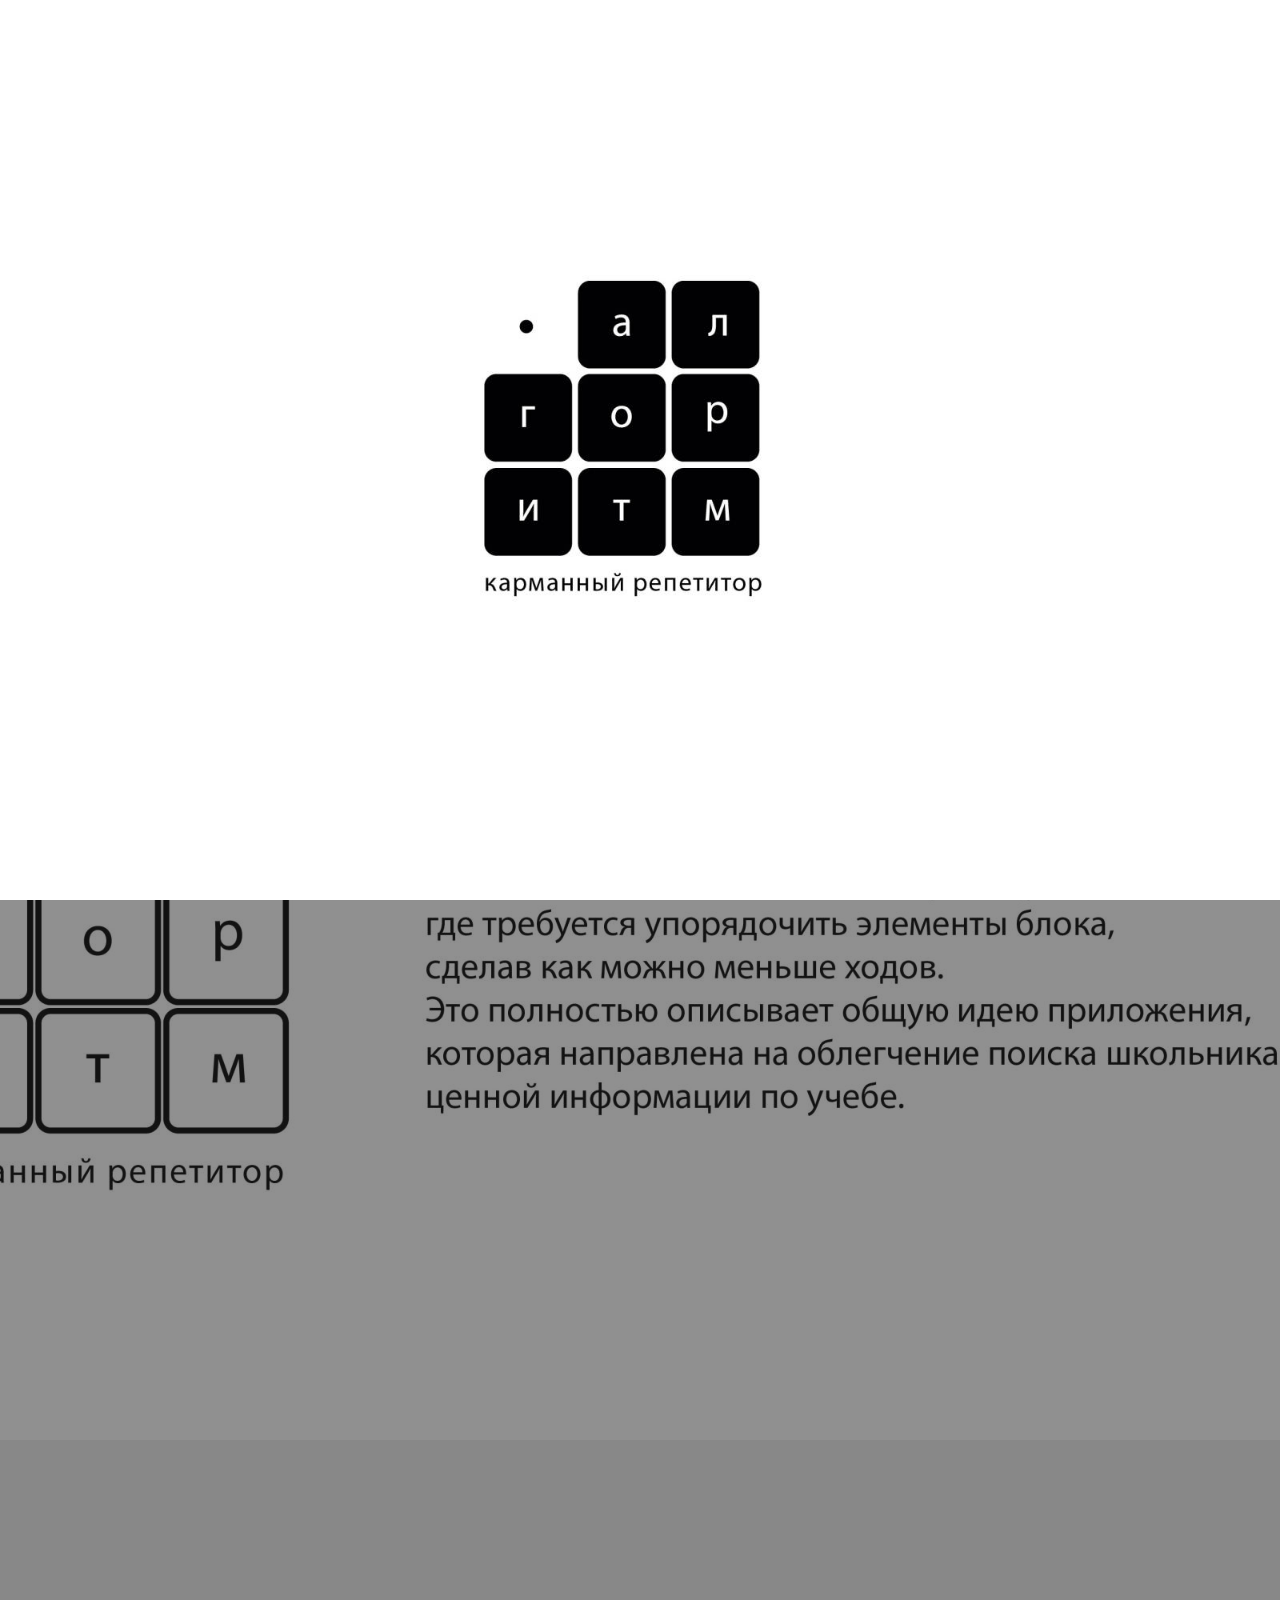
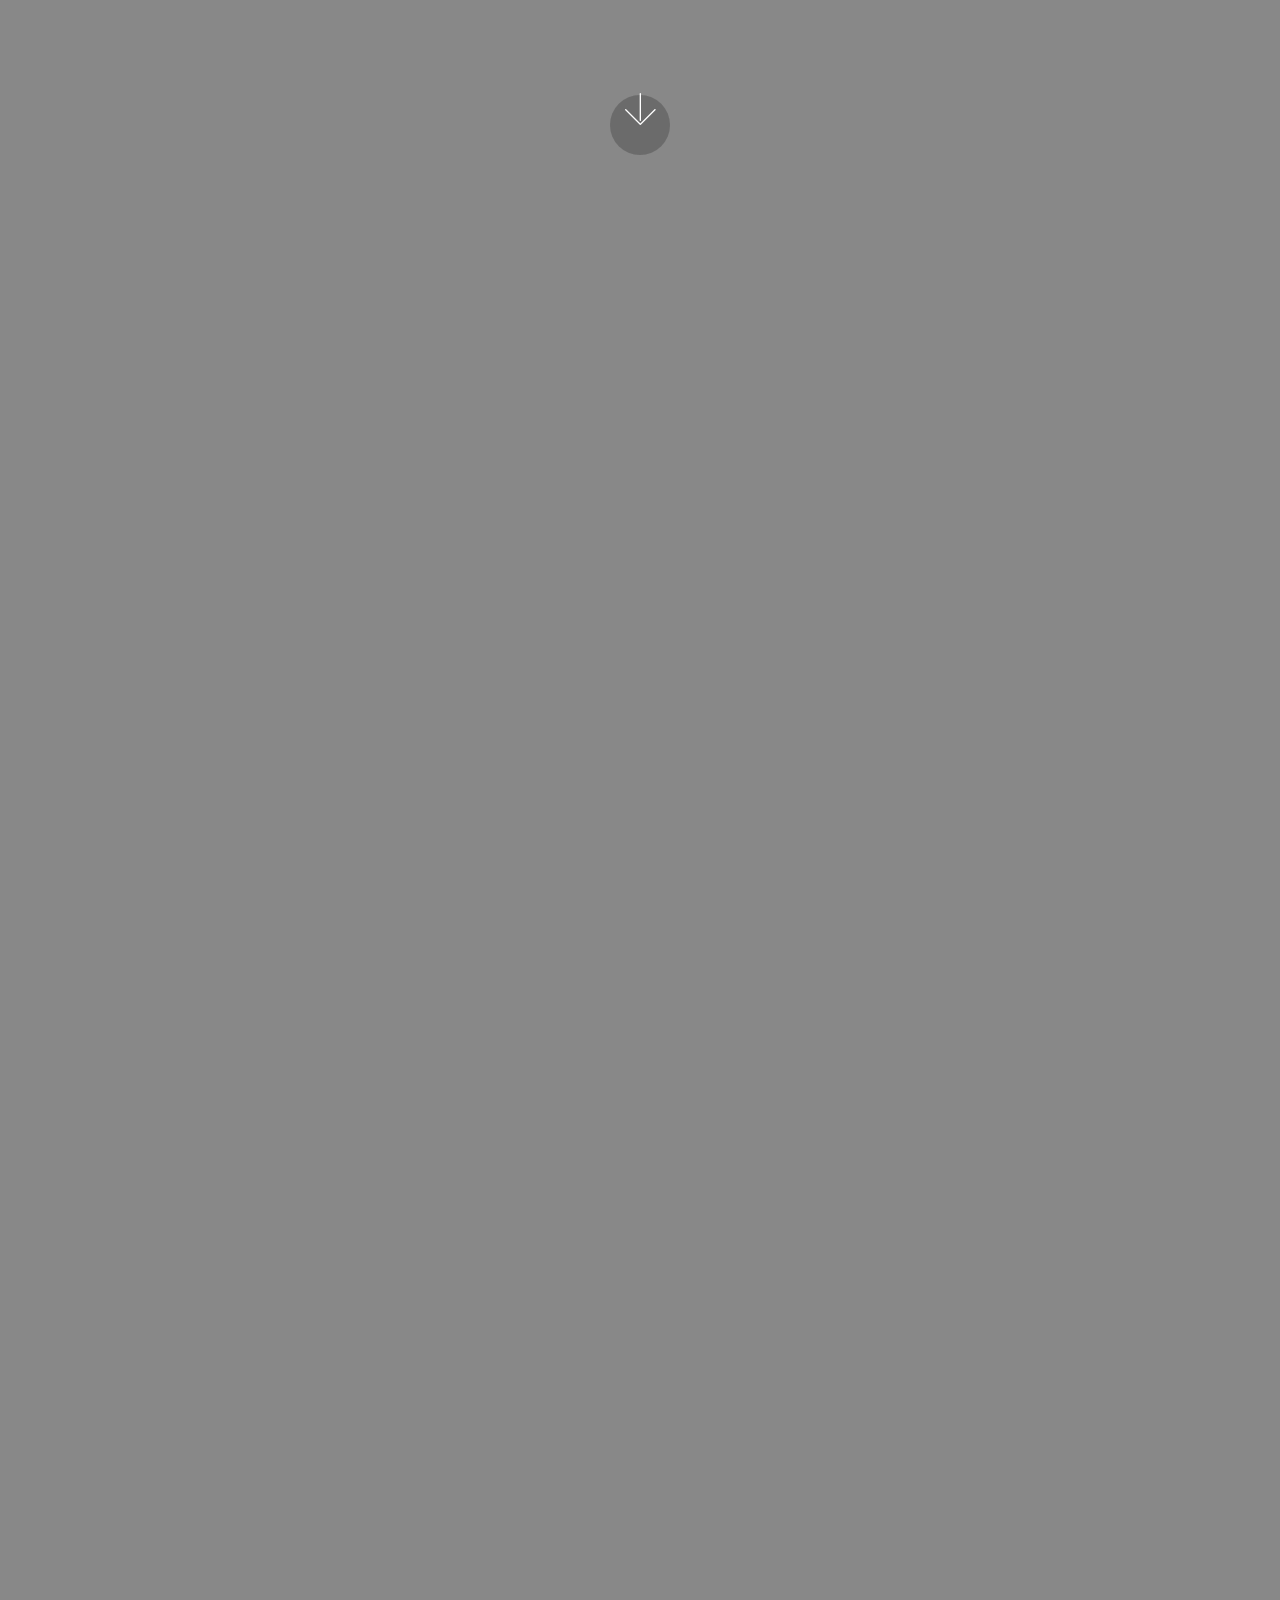
<file: index.html>
<!DOCTYPE html>
<html  >
<head>
  <!-- Site made with Mobirise Website Builder v4.10.2, https://mobirise.com -->
  <meta charset="UTF-8">
  <meta http-equiv="X-UA-Compatible" content="IE=edge">
  <meta name="generator" content="Mobirise v4.10.2, mobirise.com">
  <meta name="viewport" content="width=device-width, initial-scale=1, minimum-scale=1">
  <link rel="shortcut icon" href="assets/images/2-128x142.png" type="image/x-icon">
  <meta name="description" content="">
  
  <title>Home</title>
  <link rel="stylesheet" href="assets/web/assets/mobirise-icons/mobirise-icons.css">
  <link rel="stylesheet" href="assets/tether/tether.min.css">
  <link rel="stylesheet" href="assets/bootstrap/css/bootstrap.min.css">
  <link rel="stylesheet" href="assets/bootstrap/css/bootstrap-grid.min.css">
  <link rel="stylesheet" href="assets/bootstrap/css/bootstrap-reboot.min.css">
  <link rel="stylesheet" href="assets/theme/css/style.css">
  <link rel="stylesheet" href="assets/mobirise/css/mbr-additional.css" type="text/css">
  
  
  
</head>
<body>
  <section class="cid-qTkA127IK8 mbr-fullscreen mbr-parallax-background" id="header2-1">

    

    

    <div class="container align-center">
        <div class="row justify-content-md-center">
            <div class="mbr-white col-md-10">
                
                
                
                
            </div>
        </div>
    </div>
    
</section>

<section class="engine"><a href="https://mobirise.info/z">best free website templates</a></section><section class="cid-rsuNd23r5q mbr-fullscreen mbr-parallax-background" id="header2-4">

    

    <div class="mbr-overlay" style="opacity: 0.5; background-color: rgb(35, 35, 35);"></div>

    <div class="container align-center">
        <div class="row justify-content-md-center">
            <div class="mbr-white col-md-10">
                
                
                
                
            </div>
        </div>
    </div>
    <div class="mbr-arrow hidden-sm-down" aria-hidden="true">
        <a href="#next">
            <i class="mbri-down mbr-iconfont"></i>
        </a>
    </div>
</section>

<section class="cid-rsuNswI4zp mbr-fullscreen mbr-parallax-background" id="header2-5">

    

    <div class="mbr-overlay" style="opacity: 0.5; background-color: rgb(35, 35, 35);"></div>

    <div class="container align-center">
        <div class="row justify-content-md-center">
            <div class="mbr-white col-md-10">
                
                
                
                
            </div>
        </div>
    </div>
    
</section>

<section class="cid-rsuNulNBmw mbr-fullscreen mbr-parallax-background" id="header2-6">

    

    <div class="mbr-overlay" style="opacity: 0.5; background-color: rgb(35, 35, 35);"></div>

    <div class="container align-center">
        <div class="row justify-content-md-center">
            <div class="mbr-white col-md-10">
                
                
                
                
            </div>
        </div>
    </div>
    
</section>

<section class="cid-rsuO3yb49t mbr-fullscreen mbr-parallax-background" id="header2-7">

    

    <div class="mbr-overlay" style="opacity: 0.5; background-color: rgb(35, 35, 35);"></div>

    <div class="container align-center">
        <div class="row justify-content-md-center">
            <div class="mbr-white col-md-10">
                
                
                
                
            </div>
        </div>
    </div>
    
</section>

<section class="cid-rsuP6fNkCZ mbr-fullscreen mbr-parallax-background" id="header2-8">

    

    <div class="mbr-overlay" style="opacity: 0.5; background-color: rgb(35, 35, 35);"></div>

    <div class="container align-center">
        <div class="row justify-content-md-center">
            <div class="mbr-white col-md-10">
                
                
                
                
            </div>
        </div>
    </div>
    
</section>

<section class="cid-rsuQ8XWxwD mbr-fullscreen mbr-parallax-background" id="header2-9">

    

    <div class="mbr-overlay" style="opacity: 0.5; background-color: rgb(35, 35, 35);"></div>

    <div class="container align-center">
        <div class="row justify-content-md-center">
            <div class="mbr-white col-md-10">
                
                
                
                
            </div>
        </div>
    </div>
    
</section>


  <script src="assets/web/assets/jquery/jquery.min.js"></script>
  <script src="assets/popper/popper.min.js"></script>
  <script src="assets/tether/tether.min.js"></script>
  <script src="assets/bootstrap/js/bootstrap.min.js"></script>
  <script src="assets/smoothscroll/smooth-scroll.js"></script>
  <script src="assets/parallax/jarallax.min.js"></script>
  <script src="assets/theme/js/script.js"></script>
  
  
</body>
</html>
</file>
<file: assets/web/assets/mobirise-icons/mobirise-icons.css>
@font-face {
  font-family: 'MobiriseIcons';
  src:  url('mobirise-icons.eot?spat4u');
  src:  url('mobirise-icons.eot?spat4u#iefix') format('embedded-opentype'),
    url('mobirise-icons.ttf?spat4u') format('truetype'),
    url('mobirise-icons.woff?spat4u') format('woff'),
    url('mobirise-icons.svg?spat4u#MobiriseIcons') format('svg');
  font-weight: normal;
  font-style: normal;
}

[class^="mbri-"], [class*=" mbri-"] {
  /* use !important to prevent issues with browser extensions that change fonts */
  font-family: MobiriseIcons !important;
  speak: none;
  font-style: normal;
  font-weight: normal;
  font-variant: normal;
  text-transform: none;
  line-height: 1;

  /* Better Font Rendering =========== */
  -webkit-font-smoothing: antialiased;
  -moz-osx-font-smoothing: grayscale;
}

.mbri-add-submenu:before {
  content: "\e900";
}
.mbri-alert:before {
  content: "\e901";
}
.mbri-align-center:before {
  content: "\e902";
}
.mbri-align-justify:before {
  content: "\e903";
}
.mbri-align-left:before {
  content: "\e904";
}
.mbri-align-right:before {
  content: "\e905";
}
.mbri-android:before {
  content: "\e906";
}
.mbri-apple:before {
  content: "\e907";
}
.mbri-arrow-down:before {
  content: "\e908";
}
.mbri-arrow-next:before {
  content: "\e909";
}
.mbri-arrow-prev:before {
  content: "\e90a";
}
.mbri-arrow-up:before {
  content: "\e90b";
}
.mbri-bold:before {
  content: "\e90c";
}
.mbri-bookmark:before {
  content: "\e90d";
}
.mbri-bootstrap:before {
  content: "\e90e";
}
.mbri-briefcase:before {
  content: "\e90f";
}
.mbri-browse:before {
  content: "\e910";
}
.mbri-bulleted-list:before {
  content: "\e911";
}
.mbri-calendar:before {
  content: "\e912";
}
.mbri-camera:before {
  content: "\e913";
}
.mbri-cart-add:before {
  content: "\e914";
}
.mbri-cart-full:before {
  content: "\e915";
}
.mbri-cash:before {
  content: "\e916";
}
.mbri-change-style:before {
  content: "\e917";
}
.mbri-chat:before {
  content: "\e918";
}
.mbri-clock:before {
  content: "\e919";
}
.mbri-close:before {
  content: "\e91a";
}
.mbri-cloud:before {
  content: "\e91b";
}
.mbri-code:before {
  content: "\e91c";
}
.mbri-contact-form:before {
  content: "\e91d";
}
.mbri-credit-card:before {
  content: "\e91e";
}
.mbri-cursor-click:before {
  content: "\e91f";
}
.mbri-cust-feedback:before {
  content: "\e920";
}
.mbri-database:before {
  content: "\e921";
}
.mbri-delivery:before {
  content: "\e922";
}
.mbri-desktop:before {
  content: "\e923";
}
.mbri-devices:before {
  content: "\e924";
}
.mbri-down:before {
  content: "\e925";
}
.mbri-download:before {
  content: "\e989";
}
.mbri-drag-n-drop:before {
  content: "\e927";
}
.mbri-drag-n-drop2:before {
  content: "\e928";
}
.mbri-edit:before {
  content: "\e929";
}
.mbri-edit2:before {
  content: "\e92a";
}
.mbri-error:before {
  content: "\e92b";
}
.mbri-extension:before {
  content: "\e92c";
}
.mbri-features:before {
  content: "\e92d";
}
.mbri-file:before {
  content: "\e92e";
}
.mbri-flag:before {
  content: "\e92f";
}
.mbri-folder:before {
  content: "\e930";
}
.mbri-gift:before {
  content: "\e931";
}
.mbri-github:before {
  content: "\e932";
}
.mbri-globe:before {
  content: "\e933";
}
.mbri-globe-2:before {
  content: "\e934";
}
.mbri-growing-chart:before {
  content: "\e935";
}
.mbri-hearth:before {
  content: "\e936";
}
.mbri-help:before {
  content: "\e937";
}
.mbri-home:before {
  content: "\e938";
}
.mbri-hot-cup:before {
  content: "\e939";
}
.mbri-idea:before {
  content: "\e93a";
}
.mbri-image-gallery:before {
  content: "\e93b";
}
.mbri-image-slider:before {
  content: "\e93c";
}
.mbri-info:before {
  content: "\e93d";
}
.mbri-italic:before {
  content: "\e93e";
}
.mbri-key:before {
  content: "\e93f";
}
.mbri-laptop:before {
  content: "\e940";
}
.mbri-layers:before {
  content: "\e941";
}
.mbri-left-right:before {
  content: "\e942";
}
.mbri-left:before {
  content: "\e943";
}
.mbri-letter:before {
  content: "\e944";
}
.mbri-like:before {
  content: "\e945";
}
.mbri-link:before {
  content: "\e946";
}
.mbri-lock:before {
  content: "\e947";
}
.mbri-login:before {
  content: "\e948";
}
.mbri-logout:before {
  content: "\e949";
}
.mbri-magic-stick:before {
  content: "\e94a";
}
.mbri-map-pin:before {
  content: "\e94b";
}
.mbri-menu:before {
  content: "\e94c";
}
.mbri-mobile:before {
  content: "\e94d";
}
.mbri-mobile2:before {
  content: "\e94e";
}
.mbri-mobirise:before {
  content: "\e94f";
}
.mbri-more-horizontal:before {
  content: "\e950";
}
.mbri-more-vertical:before {
  content: "\e951";
}
.mbri-music:before {
  content: "\e952";
}
.mbri-new-file:before {
  content: "\e953";
}
.mbri-numbered-list:before {
  content: "\e954";
}
.mbri-opened-folder:before {
  content: "\e955";
}
.mbri-pages:before {
  content: "\e956";
}
.mbri-paper-plane:before {
  content: "\e957";
}
.mbri-paperclip:before {
  content: "\e958";
}
.mbri-photo:before {
  content: "\e959";
}
.mbri-photos:before {
  content: "\e95a";
}
.mbri-pin:before {
  content: "\e95b";
}
.mbri-play:before {
  content: "\e95c";
}
.mbri-plus:before {
  content: "\e95d";
}
.mbri-preview:before {
  content: "\e95e";
}
.mbri-print:before {
  content: "\e95f";
}
.mbri-protect:before {
  content: "\e960";
}
.mbri-question:before {
  content: "\e961";
}
.mbri-quote-left:before {
  content: "\e962";
}
.mbri-quote-right:before {
  content: "\e963";
}
.mbri-refresh:before {
  content: "\e964";
}
.mbri-responsive:before {
  content: "\e965";
}
.mbri-right:before {
  content: "\e966";
}
.mbri-rocket:before {
  content: "\e967";
}
.mbri-sad-face:before {
  content: "\e968";
}
.mbri-sale:before {
  content: "\e969";
}
.mbri-save:before {
  content: "\e96a";
}
.mbri-search:before {
  content: "\e96b";
}
.mbri-setting:before {
  content: "\e96c";
}
.mbri-setting2:before {
  content: "\e96d";
}
.mbri-setting3:before {
  content: "\e96e";
}
.mbri-share:before {
  content: "\e96f";
}
.mbri-shopping-bag:before {
  content: "\e970";
}
.mbri-shopping-basket:before {
  content: "\e971";
}
.mbri-shopping-cart:before {
  content: "\e972";
}
.mbri-sites:before {
  content: "\e973";
}
.mbri-smile-face:before {
  content: "\e974";
}
.mbri-speed:before {
  content: "\e975";
}
.mbri-star:before {
  content: "\e976";
}
.mbri-success:before {
  content: "\e977";
}
.mbri-sun:before {
  content: "\e978";
}
.mbri-sun2:before {
  content: "\e979";
}
.mbri-tablet:before {
  content: "\e97a";
}
.mbri-tablet-vertical:before {
  content: "\e97b";
}
.mbri-target:before {
  content: "\e97c";
}
.mbri-timer:before {
  content: "\e97d";
}
.mbri-to-ftp:before {
  content: "\e97e";
}
.mbri-to-local-drive:before {
  content: "\e97f";
}
.mbri-touch-swipe:before {
  content: "\e980";
}
.mbri-touch:before {
  content: "\e981";
}
.mbri-trash:before {
  content: "\e982";
}
.mbri-underline:before {
  content: "\e983";
}
.mbri-unlink:before {
  content: "\e984";
}
.mbri-unlock:before {
  content: "\e985";
}
.mbri-up-down:before {
  content: "\e986";
}
.mbri-up:before {
  content: "\e987";
}
.mbri-update:before {
  content: "\e988";
}
.mbri-upload:before {
 content: "\e926"; 
}
.mbri-user:before {
  content: "\e98a";
}
.mbri-user2:before {
  content: "\e98b";
}
.mbri-users:before {
  content: "\e98c";
}
.mbri-video:before {
  content: "\e98d";
}
.mbri-video-play:before {
  content: "\e98e";
}
.mbri-watch:before {
  content: "\e98f";
}
.mbri-website-theme:before {
  content: "\e990";
}
.mbri-wifi:before {
  content: "\e991";
}
.mbri-windows:before {
  content: "\e992";
}
.mbri-zoom-out:before {
  content: "\e993";
}
.mbri-redo:before {
  content: "\e994";
}
.mbri-undo:before {
  content: "\e995";
}
</file>
<file: assets/theme/css/style.css>
/*!
 * Mobirise v4 theme (https://mobirise.com/)
 * Copyright 2017 Mobirise
 */
section {
  background-color: #eeeeee; }

section,
.container,
.container-fluid {
  position: relative;
  word-wrap: break-word; }

a.mbr-iconfont:hover {
  text-decoration: none; }

.article .lead p, .article .lead ul, .article .lead ol, .article .lead pre, .article .lead blockquote {
  margin-bottom: 0; }

a {
  font-style: normal;
  font-weight: 400;
  cursor: pointer; }
  a, a:hover {
    text-decoration: none; }

figure {
  margin-bottom: 0; }

body {
  color: #232323; }

h1, h2, h3, h4, h5, h6,
.h1, .h2, .h3, .h4, .h5, .h6,
.display-1, .display-2, .display-3, .display-4 {
  line-height: 1;
  word-break: break-word;
  word-wrap: break-word; }

b, strong {
  font-weight: bold; }

blockquote {
  padding: 10px 0 10px 20px;
  position: relative;
  border-left: 2px solid;
  border-color: #ff3366; }

input:-webkit-autofill, input:-webkit-autofill:hover, input:-webkit-autofill:focus, input:-webkit-autofill:active {
  transition-delay: 9999s;
  transition-property: background-color, color; }

textarea[type="hidden"] {
  display: none; }

body {
  position: relative; }

section {
  background-position: 50% 50%;
  background-repeat: no-repeat;
  background-size: cover; }
  section .mbr-background-video,
  section .mbr-background-video-preview {
    position: absolute;
    bottom: 0;
    left: 0;
    right: 0;
    top: 0; }

.hidden {
  visibility: hidden; }

.mbr-z-index20 {
  z-index: 20; }

/*! Base colors */
.mbr-white {
  color: #ffffff; }

.mbr-black {
  color: #000000; }

.mbr-bg-white {
  background-color: #ffffff; }

.mbr-bg-black {
  background-color: #000000; }

/*! Text-aligns */
.align-left {
  text-align: left; }

.align-center {
  text-align: center; }

.align-right {
  text-align: right; }

@media (max-width: 767px) {
  .align-left, .align-center, .align-right, .mbr-section-btn, .mbr-section-title {
    text-align: center; } }
/*! Font-weight  */
.mbr-light {
  font-weight: 300; }

.mbr-regular {
  font-weight: 400; }

.mbr-semibold {
  font-weight: 500; }

.mbr-bold {
  font-weight: 700; }

/*! Media  */
.media-size-item {
  -webkit-flex: 1 1 auto;
  -moz-flex: 1 1 auto;
  -ms-flex: 1 1 auto;
  -o-flex: 1 1 auto;
  flex: 1 1 auto; }

.media-content {
  -webkit-flex-basis: 100%;
  flex-basis: 100%; }

.media-container-row {
  display: -ms-flexbox;
  display: -webkit-flex;
  display: flex;
  -webkit-flex-direction: row;
  -ms-flex-direction: row;
  flex-direction: row;
  -webkit-flex-wrap: wrap;
  -ms-flex-wrap: wrap;
  flex-wrap: wrap;
  -webkit-justify-content: center;
  -ms-flex-pack: center;
  justify-content: center;
  -webkit-align-content: center;
  -ms-flex-line-pack: center;
  align-content: center;
  -webkit-align-items: start;
  -ms-flex-align: start;
  align-items: start; }
  .media-container-row .media-size-item {
    width: 400px; }

.media-container-column {
  display: -ms-flexbox;
  display: -webkit-flex;
  display: flex;
  -webkit-flex-direction: column;
  -ms-flex-direction: column;
  flex-direction: column;
  -webkit-flex-wrap: wrap;
  -ms-flex-wrap: wrap;
  flex-wrap: wrap;
  -webkit-justify-content: center;
  -ms-flex-pack: center;
  justify-content: center;
  -webkit-align-content: center;
  -ms-flex-line-pack: center;
  align-content: center;
  -webkit-align-items: stretch;
  -ms-flex-align: stretch;
  align-items: stretch; }
  .media-container-column > * {
    width: 100%; }

@media (min-width: 992px) {
  .media-container-row {
    -webkit-flex-wrap: nowrap;
    -ms-flex-wrap: nowrap;
    flex-wrap: nowrap; } }
figure {
  overflow: hidden; }

figure[mbr-media-size] {
  transition: width 0.1s; }

.mbr-figure img, .mbr-figure iframe {
  display: block;
  width: 100%; }

.card {
  background-color: transparent;
  border: none; }

.card-box {
  width: 100%; }

.card-img {
  text-align: center;
  flex-shrink: 0;
  -webkit-flex-shrink: 0; }

.media {
  max-width: 100%;
  margin: 0 auto; }

.mbr-figure {
  -ms-flex-item-align: center;
  -ms-grid-row-align: center;
  -webkit-align-self: center;
  align-self: center; }

.media-container > div {
  max-width: 100%; }

.mbr-figure img, .card-img img {
  width: 100%; }

@media (max-width: 991px) {
  .media-size-item {
    width: auto !important; }

  .media {
    width: auto; }

  .mbr-figure {
    width: 100% !important; } }
/*! Buttons */
.mbr-section-btn {
  margin-left: -.25rem;
  margin-right: -.25rem;
  font-size: 0; }

nav .mbr-section-btn {
  margin-left: 0rem;
  margin-right: 0rem; }

/*! Btn icon margin */
.btn .mbr-iconfont, .btn.btn-sm .mbr-iconfont {
  cursor: pointer;
  margin-right: 0.5rem; }

.btn.btn-md .mbr-iconfont, .btn.btn-md .mbr-iconfont {
  margin-right: 0.8rem; }

.mbr-regular {
  font-weight: 400; }

.mbr-semibold {
  font-weight: 500; }

.mbr-bold {
  font-weight: 700; }

[type="submit"] {
  -webkit-appearance: none; }

/*! Full-screen */
.mbr-fullscreen .mbr-overlay {
  min-height: 100vh; }

.mbr-fullscreen {
  display: flex;
  display: -webkit-flex;
  display: -moz-flex;
  display: -ms-flex;
  display: -o-flex;
  align-items: center;
  -webkit-align-items: center;
  min-height: 100vh;
  padding-top: 3rem;
  padding-bottom: 3rem; }

/*! Map */
.map {
  height: 25rem;
  position: relative; }
  .map iframe {
    width: 100%;
    height: 100%; }

/* Form */
.form-asterisk {
  font-family: initial;
  position: absolute;
  top: -2px;
  font-weight: normal; }

/*! Scroll to top arrow */
.mbr-arrow-up {
  bottom: 25px;
  right: 90px;
  position: fixed;
  text-align: right;
  z-index: 5000;
  color: #ffffff;
  font-size: 32px;
  transform: rotate(180deg);
  -webkit-transform: rotate(180deg); }

.mbr-arrow-up a {
  background: rgba(0, 0, 0, 0.2);
  border-radius: 3px;
  color: #fff;
  display: inline-block;
  height: 60px;
  width: 60px;
  outline-style: none !important;
  position: relative;
  text-decoration: none;
  transition: all .3s ease-in-out;
  cursor: pointer;
  text-align: center; }
  .mbr-arrow-up a:hover {
    background-color: rgba(0, 0, 0, 0.4); }
  .mbr-arrow-up a i {
    line-height: 60px; }

.mbr-arrow-up-icon {
  display: block;
  color: #fff; }

.mbr-arrow-up-icon::before {
  content: "\203a";
  display: inline-block;
  font-family: serif;
  font-size: 32px;
  line-height: 1;
  font-style: normal;
  position: relative;
  top: 6px;
  left: -4px;
  -webkit-transform: rotate(-90deg);
  transform: rotate(-90deg); }

/*! Arrow Down */
.mbr-arrow {
  position: absolute;
  bottom: 45px;
  left: 50%;
  width: 60px;
  height: 60px;
  cursor: pointer;
  background-color: rgba(80, 80, 80, 0.5);
  border-radius: 50%;
  -webkit-transform: translateX(-50%);
  transform: translateX(-50%); }
  .mbr-arrow > a {
    display: inline-block;
    text-decoration: none;
    outline-style: none;
    -webkit-animation: arrowdown 1.7s ease-in-out infinite;
    animation: arrowdown 1.7s ease-in-out infinite; }
    .mbr-arrow > a > i {
      position: absolute;
      top: -2px;
      left: 15px;
      font-size: 2rem; }

@keyframes arrowdown {
  0% {
    transform: translateY(0px);
    -webkit-transform: translateY(0px); }
  50% {
    transform: translateY(-5px);
    -webkit-transform: translateY(-5px); }
  100% {
    transform: translateY(0px);
    -webkit-transform: translateY(0px); } }
@-webkit-keyframes arrowdown {
  0% {
    transform: translateY(0px);
    -webkit-transform: translateY(0px); }
  50% {
    transform: translateY(-5px);
    -webkit-transform: translateY(-5px); }
  100% {
    transform: translateY(0px);
    -webkit-transform: translateY(0px); } }
@media (max-width: 500px) {
  .mbr-arrow-up {
    left: 50%;
    right: auto;
    transform: translateX(-50%) rotate(180deg);
    -webkit-transform: translateX(-50%) rotate(180deg); } }
/*Gradients animation*/
@keyframes gradient-animation {
  from {
    background-position: 0% 100%;
    animation-timing-function: ease-in-out; }
  to {
    background-position: 100% 0%;
    animation-timing-function: ease-in-out; } }
@-webkit-keyframes gradient-animation {
  from {
    background-position: 0% 100%;
    animation-timing-function: ease-in-out; }
  to {
    background-position: 100% 0%;
    animation-timing-function: ease-in-out; } }
.bg-gradient {
  background-size: 200% 200%;
  animation: gradient-animation 5s infinite alternate;
  -webkit-animation: gradient-animation 5s infinite alternate; }

.menu .navbar-brand {
  display: -webkit-flex; }
  .menu .navbar-brand span {
    display: flex;
    display: -webkit-flex; }
  .menu .navbar-brand .navbar-caption-wrap {
    display: -webkit-flex; }
  .menu .navbar-brand .navbar-logo img {
    display: -webkit-flex; }
@media (min-width: 768px) and (max-width: 991px) {
  .menu .navbar-toggleable-sm .navbar-nav {
    display: -webkit-box;
    display: -webkit-flex;
    display: -ms-flexbox; } }
@media (max-width: 991px) {
  .menu .navbar-collapse {
    max-height: 93.5vh; }
    .menu .navbar-collapse.show {
      overflow: auto; } }
@media (min-width: 992px) {
  .menu .navbar-nav.nav-dropdown {
    display: -webkit-flex; }
  .menu .navbar-toggleable-sm .navbar-collapse {
    display: -webkit-flex !important; } }
@media (max-width: 767px) {
  .menu .navbar-collapse {
    max-height: 80vh; } }

.navbar {
  display: -webkit-flex;
  -webkit-flex-wrap: wrap;
  -webkit-align-items: center;
  -webkit-justify-content: space-between; }

.navbar-collapse {
  -webkit-flex-basis: 100%;
  -webkit-flex-grow: 1;
  -webkit-align-items: center; }

.nav-dropdown .link {
  padding: .667em 1.667em !important;
  margin: 0 !important; }

.nav {
  display: -webkit-flex;
  -webkit-flex-wrap: wrap; }

.row {
  display: -webkit-flex;
  -webkit-flex-wrap: wrap; }

.justify-content-center {
  -webkit-justify-content: center; }

.form-inline {
  display: -webkit-flex;
  -webkit-flex-flow: row wrap;
  -webkit-align-items: center; }

.card-wrapper {
  -webkit-flex: 1; }

.carousel-control {
  z-index: 10;
  display: -webkit-flex;
  -webkit-align-items: center;
  -webkit-justify-content: center; }

.carousel-controls {
  display: -webkit-flex; }

.media {
  display: -webkit-flex; }

.form-group:focus {
  outline: none; }

.jq-selectbox__select {
  padding: 1.07em .5em;
  position: absolute;
  top: 0;
  left: 0;
  width: 100%; }

.jq-selectbox__dropdown {
  position: absolute;
  top: 100% !important;
  left: 0 !important;
  width: 100% !important; }

.jq-selectbox__trigger-arrow {
  transform: translateY(-50%); }

.jq-selectbox li {
  padding: 1.07em .5em; }

.modal-dialog, .modal-content {
  height: 100%; }

.modal-dialog .carousel-inner {
  height: 100%;
  height: -webkit-fill-available;
  height: fill-available; }

.carousel-item {
  text-align: center; }

.carousel-item img {
  margin: auto; }
.engine {
	position: absolute;
	text-indent: -2400px;
	text-align: center;
	padding: 0;
	top: 0;
	left: -2400px;
}
</file>
<file: assets/mobirise/css/mbr-additional.css>
@import url(https://fonts.googleapis.com/css?family=Rubik:300,300i,400,400i,500,500i,700,700i,900,900i);





body {
  font-style: normal;
  line-height: 1.5;
}
.mbr-section-title {
  font-style: normal;
  line-height: 1.2;
}
.mbr-section-subtitle {
  line-height: 1.3;
}
.mbr-text {
  font-style: normal;
  line-height: 1.6;
}
.display-1 {
  font-family: 'Rubik', sans-serif;
  font-size: 4.25rem;
}
.display-1 > .mbr-iconfont {
  font-size: 6.8rem;
}
.display-2 {
  font-family: 'Rubik', sans-serif;
  font-size: 3rem;
}
.display-2 > .mbr-iconfont {
  font-size: 4.8rem;
}
.display-4 {
  font-family: 'Rubik', sans-serif;
  font-size: 1rem;
}
.display-4 > .mbr-iconfont {
  font-size: 1.6rem;
}
.display-5 {
  font-family: 'Rubik', sans-serif;
  font-size: 1.5rem;
}
.display-5 > .mbr-iconfont {
  font-size: 2.4rem;
}
.display-7 {
  font-family: 'Rubik', sans-serif;
  font-size: 1rem;
}
.display-7 > .mbr-iconfont {
  font-size: 1.6rem;
}
/* ---- Fluid typography for mobile devices ---- */
/* 1.4 - font scale ratio ( bootstrap == 1.42857 ) */
/* 100vw - current viewport width */
/* (48 - 20)  48 == 48rem == 768px, 20 == 20rem == 320px(minimal supported viewport) */
/* 0.65 - min scale variable, may vary */
@media (max-width: 768px) {
  .display-1 {
    font-size: 3.4rem;
    font-size: calc( 2.1374999999999997rem + (4.25 - 2.1374999999999997) * ((100vw - 20rem) / (48 - 20)));
    line-height: calc( 1.4 * (2.1374999999999997rem + (4.25 - 2.1374999999999997) * ((100vw - 20rem) / (48 - 20))));
  }
  .display-2 {
    font-size: 2.4rem;
    font-size: calc( 1.7rem + (3 - 1.7) * ((100vw - 20rem) / (48 - 20)));
    line-height: calc( 1.4 * (1.7rem + (3 - 1.7) * ((100vw - 20rem) / (48 - 20))));
  }
  .display-4 {
    font-size: 0.8rem;
    font-size: calc( 1rem + (1 - 1) * ((100vw - 20rem) / (48 - 20)));
    line-height: calc( 1.4 * (1rem + (1 - 1) * ((100vw - 20rem) / (48 - 20))));
  }
  .display-5 {
    font-size: 1.2rem;
    font-size: calc( 1.175rem + (1.5 - 1.175) * ((100vw - 20rem) / (48 - 20)));
    line-height: calc( 1.4 * (1.175rem + (1.5 - 1.175) * ((100vw - 20rem) / (48 - 20))));
  }
}
/* Buttons */
.btn {
  font-weight: 500;
  border-width: 2px;
  font-style: normal;
  letter-spacing: 1px;
  margin: .4rem .8rem;
  white-space: normal;
  -webkit-transition: all 0.3s ease-in-out;
  -moz-transition: all 0.3s ease-in-out;
  transition: all 0.3s ease-in-out;
  display: inline-flex;
  align-items: center;
  justify-content: center;
  word-break: break-word;
  -webkit-align-items: center;
  -webkit-justify-content: center;
  display: -webkit-inline-flex;
  padding: 1rem 3rem;
  border-radius: 3px;
}
.btn-sm {
  font-weight: 500;
  letter-spacing: 1px;
  -webkit-transition: all 0.3s ease-in-out;
  -moz-transition: all 0.3s ease-in-out;
  transition: all 0.3s ease-in-out;
  padding: 0.6rem 1.5rem;
  border-radius: 3px;
}
.btn-md {
  font-weight: 500;
  letter-spacing: 1px;
  margin: .4rem .8rem !important;
  -webkit-transition: all 0.3s ease-in-out;
  -moz-transition: all 0.3s ease-in-out;
  transition: all 0.3s ease-in-out;
  padding: 1rem 3rem;
  border-radius: 3px;
}
.btn-lg {
  font-weight: 500;
  letter-spacing: 1px;
  margin: .4rem .8rem !important;
  -webkit-transition: all 0.3s ease-in-out;
  -moz-transition: all 0.3s ease-in-out;
  transition: all 0.3s ease-in-out;
  padding: 1.2rem 3.2rem;
  border-radius: 3px;
}
.bg-primary {
  background-color: #149dcc !important;
}
.bg-success {
  background-color: #f7ed4a !important;
}
.bg-info {
  background-color: #82786e !important;
}
.bg-warning {
  background-color: #879a9f !important;
}
.bg-danger {
  background-color: #b1a374 !important;
}
.btn-primary,
.btn-primary:active {
  background-color: #149dcc !important;
  border-color: #149dcc !important;
  color: #ffffff !important;
}
.btn-primary:hover,
.btn-primary:focus,
.btn-primary.focus,
.btn-primary.active {
  color: #ffffff !important;
  background-color: #0d6786 !important;
  border-color: #0d6786 !important;
}
.btn-primary.disabled,
.btn-primary:disabled {
  color: #ffffff !important;
  background-color: #0d6786 !important;
  border-color: #0d6786 !important;
}
.btn-secondary,
.btn-secondary:active {
  background-color: #ff3366 !important;
  border-color: #ff3366 !important;
  color: #ffffff !important;
}
.btn-secondary:hover,
.btn-secondary:focus,
.btn-secondary.focus,
.btn-secondary.active {
  color: #ffffff !important;
  background-color: #e50039 !important;
  border-color: #e50039 !important;
}
.btn-secondary.disabled,
.btn-secondary:disabled {
  color: #ffffff !important;
  background-color: #e50039 !important;
  border-color: #e50039 !important;
}
.btn-info,
.btn-info:active {
  background-color: #82786e !important;
  border-color: #82786e !important;
  color: #ffffff !important;
}
.btn-info:hover,
.btn-info:focus,
.btn-info.focus,
.btn-info.active {
  color: #ffffff !important;
  background-color: #59524b !important;
  border-color: #59524b !important;
}
.btn-info.disabled,
.btn-info:disabled {
  color: #ffffff !important;
  background-color: #59524b !important;
  border-color: #59524b !important;
}
.btn-success,
.btn-success:active {
  background-color: #f7ed4a !important;
  border-color: #f7ed4a !important;
  color: #3f3c03 !important;
}
.btn-success:hover,
.btn-success:focus,
.btn-success.focus,
.btn-success.active {
  color: #3f3c03 !important;
  background-color: #eadd0a !important;
  border-color: #eadd0a !important;
}
.btn-success.disabled,
.btn-success:disabled {
  color: #3f3c03 !important;
  background-color: #eadd0a !important;
  border-color: #eadd0a !important;
}
.btn-warning,
.btn-warning:active {
  background-color: #879a9f !important;
  border-color: #879a9f !important;
  color: #ffffff !important;
}
.btn-warning:hover,
.btn-warning:focus,
.btn-warning.focus,
.btn-warning.active {
  color: #ffffff !important;
  background-color: #617479 !important;
  border-color: #617479 !important;
}
.btn-warning.disabled,
.btn-warning:disabled {
  color: #ffffff !important;
  background-color: #617479 !important;
  border-color: #617479 !important;
}
.btn-danger,
.btn-danger:active {
  background-color: #b1a374 !important;
  border-color: #b1a374 !important;
  color: #ffffff !important;
}
.btn-danger:hover,
.btn-danger:focus,
.btn-danger.focus,
.btn-danger.active {
  color: #ffffff !important;
  background-color: #8b7d4e !important;
  border-color: #8b7d4e !important;
}
.btn-danger.disabled,
.btn-danger:disabled {
  color: #ffffff !important;
  background-color: #8b7d4e !important;
  border-color: #8b7d4e !important;
}
.btn-white {
  color: #333333 !important;
}
.btn-white,
.btn-white:active {
  background-color: #ffffff !important;
  border-color: #ffffff !important;
  color: #808080 !important;
}
.btn-white:hover,
.btn-white:focus,
.btn-white.focus,
.btn-white.active {
  color: #808080 !important;
  background-color: #d9d9d9 !important;
  border-color: #d9d9d9 !important;
}
.btn-white.disabled,
.btn-white:disabled {
  color: #808080 !important;
  background-color: #d9d9d9 !important;
  border-color: #d9d9d9 !important;
}
.btn-black,
.btn-black:active {
  background-color: #333333 !important;
  border-color: #333333 !important;
  color: #ffffff !important;
}
.btn-black:hover,
.btn-black:focus,
.btn-black.focus,
.btn-black.active {
  color: #ffffff !important;
  background-color: #0d0d0d !important;
  border-color: #0d0d0d !important;
}
.btn-black.disabled,
.btn-black:disabled {
  color: #ffffff !important;
  background-color: #0d0d0d !important;
  border-color: #0d0d0d !important;
}
.btn-primary-outline,
.btn-primary-outline:active {
  background: none;
  border-color: #0b566f;
  color: #0b566f;
}
.btn-primary-outline:hover,
.btn-primary-outline:focus,
.btn-primary-outline.focus,
.btn-primary-outline.active {
  color: #ffffff;
  background-color: #149dcc;
  border-color: #149dcc;
}
.btn-primary-outline.disabled,
.btn-primary-outline:disabled {
  color: #ffffff !important;
  background-color: #149dcc !important;
  border-color: #149dcc !important;
}
.btn-secondary-outline,
.btn-secondary-outline:active {
  background: none;
  border-color: #cc0033;
  color: #cc0033;
}
.btn-secondary-outline:hover,
.btn-secondary-outline:focus,
.btn-secondary-outline.focus,
.btn-secondary-outline.active {
  color: #ffffff;
  background-color: #ff3366;
  border-color: #ff3366;
}
.btn-secondary-outline.disabled,
.btn-secondary-outline:disabled {
  color: #ffffff !important;
  background-color: #ff3366 !important;
  border-color: #ff3366 !important;
}
.btn-info-outline,
.btn-info-outline:active {
  background: none;
  border-color: #4b453f;
  color: #4b453f;
}
.btn-info-outline:hover,
.btn-info-outline:focus,
.btn-info-outline.focus,
.btn-info-outline.active {
  color: #ffffff;
  background-color: #82786e;
  border-color: #82786e;
}
.btn-info-outline.disabled,
.btn-info-outline:disabled {
  color: #ffffff !important;
  background-color: #82786e !important;
  border-color: #82786e !important;
}
.btn-success-outline,
.btn-success-outline:active {
  background: none;
  border-color: #d2c609;
  color: #d2c609;
}
.btn-success-outline:hover,
.btn-success-outline:focus,
.btn-success-outline.focus,
.btn-success-outline.active {
  color: #3f3c03;
  background-color: #f7ed4a;
  border-color: #f7ed4a;
}
.btn-success-outline.disabled,
.btn-success-outline:disabled {
  color: #3f3c03 !important;
  background-color: #f7ed4a !important;
  border-color: #f7ed4a !important;
}
.btn-warning-outline,
.btn-warning-outline:active {
  background: none;
  border-color: #55666b;
  color: #55666b;
}
.btn-warning-outline:hover,
.btn-warning-outline:focus,
.btn-warning-outline.focus,
.btn-warning-outline.active {
  color: #ffffff;
  background-color: #879a9f;
  border-color: #879a9f;
}
.btn-warning-outline.disabled,
.btn-warning-outline:disabled {
  color: #ffffff !important;
  background-color: #879a9f !important;
  border-color: #879a9f !important;
}
.btn-danger-outline,
.btn-danger-outline:active {
  background: none;
  border-color: #7a6e45;
  color: #7a6e45;
}
.btn-danger-outline:hover,
.btn-danger-outline:focus,
.btn-danger-outline.focus,
.btn-danger-outline.active {
  color: #ffffff;
  background-color: #b1a374;
  border-color: #b1a374;
}
.btn-danger-outline.disabled,
.btn-danger-outline:disabled {
  color: #ffffff !important;
  background-color: #b1a374 !important;
  border-color: #b1a374 !important;
}
.btn-black-outline,
.btn-black-outline:active {
  background: none;
  border-color: #000000;
  color: #000000;
}
.btn-black-outline:hover,
.btn-black-outline:focus,
.btn-black-outline.focus,
.btn-black-outline.active {
  color: #ffffff;
  background-color: #333333;
  border-color: #333333;
}
.btn-black-outline.disabled,
.btn-black-outline:disabled {
  color: #ffffff !important;
  background-color: #333333 !important;
  border-color: #333333 !important;
}
.btn-white-outline,
.btn-white-outline:active,
.btn-white-outline.active {
  background: none;
  border-color: #ffffff;
  color: #ffffff;
}
.btn-white-outline:hover,
.btn-white-outline:focus,
.btn-white-outline.focus {
  color: #333333;
  background-color: #ffffff;
  border-color: #ffffff;
}
.text-primary {
  color: #149dcc !important;
}
.text-secondary {
  color: #ff3366 !important;
}
.text-success {
  color: #f7ed4a !important;
}
.text-info {
  color: #82786e !important;
}
.text-warning {
  color: #879a9f !important;
}
.text-danger {
  color: #b1a374 !important;
}
.text-white {
  color: #ffffff !important;
}
.text-black {
  color: #000000 !important;
}
a.text-primary:hover,
a.text-primary:focus {
  color: #0b566f !important;
}
a.text-secondary:hover,
a.text-secondary:focus {
  color: #cc0033 !important;
}
a.text-success:hover,
a.text-success:focus {
  color: #d2c609 !important;
}
a.text-info:hover,
a.text-info:focus {
  color: #4b453f !important;
}
a.text-warning:hover,
a.text-warning:focus {
  color: #55666b !important;
}
a.text-danger:hover,
a.text-danger:focus {
  color: #7a6e45 !important;
}
a.text-white:hover,
a.text-white:focus {
  color: #b3b3b3 !important;
}
a.text-black:hover,
a.text-black:focus {
  color: #4d4d4d !important;
}
.alert-success {
  background-color: #70c770;
}
.alert-info {
  background-color: #82786e;
}
.alert-warning {
  background-color: #879a9f;
}
.alert-danger {
  background-color: #b1a374;
}
.mbr-section-btn a.btn:not(.btn-form) {
  border-radius: 100px;
}
.mbr-section-btn a.btn:not(.btn-form):hover,
.mbr-section-btn a.btn:not(.btn-form):focus {
  box-shadow: none !important;
}
.mbr-section-btn a.btn:not(.btn-form):hover,
.mbr-section-btn a.btn:not(.btn-form):focus {
  box-shadow: 0 10px 40px 0 rgba(0, 0, 0, 0.2) !important;
  -webkit-box-shadow: 0 10px 40px 0 rgba(0, 0, 0, 0.2) !important;
}
.mbr-gallery-filter li a {
  border-radius: 100px !important;
}
.mbr-gallery-filter li.active .btn {
  background-color: #149dcc;
  border-color: #149dcc;
  color: #ffffff;
}
.mbr-gallery-filter li.active .btn:focus {
  box-shadow: none;
}
.nav-tabs .nav-link {
  border-radius: 100px !important;
}
.btn-form {
  border-radius: 0;
}
.btn-form:hover {
  cursor: pointer;
}
a,
a:hover {
  color: #149dcc;
}
.mbr-plan-header.bg-primary .mbr-plan-subtitle,
.mbr-plan-header.bg-primary .mbr-plan-price-desc {
  color: #b4e6f8;
}
.mbr-plan-header.bg-success .mbr-plan-subtitle,
.mbr-plan-header.bg-success .mbr-plan-price-desc {
  color: #ffffff;
}
.mbr-plan-header.bg-info .mbr-plan-subtitle,
.mbr-plan-header.bg-info .mbr-plan-price-desc {
  color: #beb8b2;
}
.mbr-plan-header.bg-warning .mbr-plan-subtitle,
.mbr-plan-header.bg-warning .mbr-plan-price-desc {
  color: #ced6d8;
}
.mbr-plan-header.bg-danger .mbr-plan-subtitle,
.mbr-plan-header.bg-danger .mbr-plan-price-desc {
  color: #dfd9c6;
}
/* Scroll to top button*/
.scrollToTop_wraper {
  display: none;
}
#scrollToTop a i:before {
  content: '';
  position: absolute;
  height: 40%;
  top: 25%;
  background: #fff;
  width: 2px;
  left: calc(50% - 1px);
}
#scrollToTop a i:after {
  content: '';
  position: absolute;
  display: block;
  border-top: 2px solid #fff;
  border-right: 2px solid #fff;
  width: 40%;
  height: 40%;
  left: 30%;
  bottom: 30%;
  transform: rotate(135deg);
  -webkit-transform: rotate(135deg);
}
/* Others*/
.note-check a[data-value=Rubik] {
  font-style: normal;
}
.mbr-arrow a {
  color: #ffffff;
}
@media (max-width: 767px) {
  .mbr-arrow {
    display: none;
  }
}
.form-control-label {
  position: relative;
  cursor: pointer;
  margin-bottom: .357em;
  padding: 0;
}
.alert {
  color: #ffffff;
  border-radius: 0;
  border: 0;
  font-size: .875rem;
  line-height: 1.5;
  margin-bottom: 1.875rem;
  padding: 1.25rem;
  position: relative;
}
.alert.alert-form::after {
  background-color: inherit;
  bottom: -7px;
  content: "";
  display: block;
  height: 14px;
  left: 50%;
  margin-left: -7px;
  position: absolute;
  transform: rotate(45deg);
  width: 14px;
  -webkit-transform: rotate(45deg);
}
.form-control {
  background-color: #f5f5f5;
  box-shadow: none;
  color: #565656;
  font-family: 'Rubik', sans-serif;
  font-size: 1rem;
  line-height: 1.43;
  min-height: 3.5em;
  padding: 1.07em .5em;
}
.form-control > .mbr-iconfont {
  font-size: 1.6rem;
}
.form-control,
.form-control:focus {
  border: 1px solid #e8e8e8;
}
.form-active .form-control:invalid {
  border-color: red;
}
.mbr-overlay {
  background-color: #000;
  bottom: 0;
  left: 0;
  opacity: .5;
  position: absolute;
  right: 0;
  top: 0;
  z-index: 0;
  pointer-events: none;
}
blockquote {
  font-style: italic;
  padding: 10px 0 10px 20px;
  font-size: 1.09rem;
  position: relative;
  border-color: #149dcc;
  border-width: 3px;
}
ul,
ol,
pre,
blockquote {
  margin-bottom: 2.3125rem;
}
pre {
  background: #f4f4f4;
  padding: 10px 24px;
  white-space: pre-wrap;
}
.inactive {
  -webkit-user-select: none;
  -moz-user-select: none;
  -ms-user-select: none;
  user-select: none;
  pointer-events: none;
  -webkit-user-drag: none;
  user-drag: none;
}
.mbr-section__comments .row {
  justify-content: center;
  -webkit-justify-content: center;
}
/* Forms */
.mbr-form .btn {
  margin: .4rem 0;
}
.mbr-form .input-group-btn a.btn {
  border-radius: 100px !important;
}
.mbr-form .input-group-btn a.btn:hover {
  box-shadow: 0 10px 40px 0 rgba(0, 0, 0, 0.2);
}
.mbr-form .input-group-btn button[type="submit"] {
  border-radius: 100px !important;
  padding: 1rem 3rem;
}
.mbr-form .input-group-btn button[type="submit"]:hover {
  box-shadow: 0 10px 40px 0 rgba(0, 0, 0, 0.2);
}
.form2 .form-control {
  border-top-left-radius: 100px;
  border-bottom-left-radius: 100px;
}
.form2 .input-group-btn a.btn {
  border-top-left-radius: 0 !important;
  border-bottom-left-radius: 0 !important;
}
.form2 .input-group-btn button[type="submit"] {
  border-top-left-radius: 0 !important;
  border-bottom-left-radius: 0 !important;
}
.form3 input[type="email"] {
  border-radius: 100px !important;
}
@media (max-width: 349px) {
  .form2 input[type="email"] {
    border-radius: 100px !important;
  }
  .form2 .input-group-btn a.btn {
    border-radius: 100px !important;
  }
  .form2 .input-group-btn button[type="submit"] {
    border-radius: 100px !important;
  }
}
@media (max-width: 767px) {
  .btn {
    font-size: .75rem !important;
  }
  .btn .mbr-iconfont {
    font-size: 1rem !important;
  }
}
/* Social block */
.btn-social {
  font-size: 20px;
  border-radius: 50%;
  padding: 0;
  width: 44px;
  height: 44px;
  line-height: 44px;
  text-align: center;
  position: relative;
  border: 2px solid #c0a375;
  border-color: #149dcc;
  color: #232323;
  cursor: pointer;
}
.btn-social i {
  top: 0;
  line-height: 44px;
  width: 44px;
}
.btn-social:hover {
  color: #fff;
  background: #149dcc;
}
.btn-social + .btn {
  margin-left: .1rem;
}
/* Footer */
.mbr-footer-content li::before,
.mbr-footer .mbr-contacts li::before {
  background: #149dcc;
}
.mbr-footer-content li a:hover,
.mbr-footer .mbr-contacts li a:hover {
  color: #149dcc;
}
.footer3 input[type="email"],
.footer4 input[type="email"] {
  border-radius: 100px !important;
}
.footer3 .input-group-btn a.btn,
.footer4 .input-group-btn a.btn {
  border-radius: 100px !important;
}
.footer3 .input-group-btn button[type="submit"],
.footer4 .input-group-btn button[type="submit"] {
  border-radius: 100px !important;
}
/* Headers*/
.header13 .form-inline input[type="email"],
.header14 .form-inline input[type="email"] {
  border-radius: 100px;
}
.header13 .form-inline input[type="text"],
.header14 .form-inline input[type="text"] {
  border-radius: 100px;
}
.header13 .form-inline input[type="tel"],
.header14 .form-inline input[type="tel"] {
  border-radius: 100px;
}
.header13 .form-inline a.btn,
.header14 .form-inline a.btn {
  border-radius: 100px;
}
.header13 .form-inline button,
.header14 .form-inline button {
  border-radius: 100px !important;
}
.offset-1 {
  margin-left: 8.33333%;
}
.offset-2 {
  margin-left: 16.66667%;
}
.offset-3 {
  margin-left: 25%;
}
.offset-4 {
  margin-left: 33.33333%;
}
.offset-5 {
  margin-left: 41.66667%;
}
.offset-6 {
  margin-left: 50%;
}
.offset-7 {
  margin-left: 58.33333%;
}
.offset-8 {
  margin-left: 66.66667%;
}
.offset-9 {
  margin-left: 75%;
}
.offset-10 {
  margin-left: 83.33333%;
}
.offset-11 {
  margin-left: 91.66667%;
}
@media (min-width: 576px) {
  .offset-sm-0 {
    margin-left: 0%;
  }
  .offset-sm-1 {
    margin-left: 8.33333%;
  }
  .offset-sm-2 {
    margin-left: 16.66667%;
  }
  .offset-sm-3 {
    margin-left: 25%;
  }
  .offset-sm-4 {
    margin-left: 33.33333%;
  }
  .offset-sm-5 {
    margin-left: 41.66667%;
  }
  .offset-sm-6 {
    margin-left: 50%;
  }
  .offset-sm-7 {
    margin-left: 58.33333%;
  }
  .offset-sm-8 {
    margin-left: 66.66667%;
  }
  .offset-sm-9 {
    margin-left: 75%;
  }
  .offset-sm-10 {
    margin-left: 83.33333%;
  }
  .offset-sm-11 {
    margin-left: 91.66667%;
  }
}
@media (min-width: 768px) {
  .offset-md-0 {
    margin-left: 0%;
  }
  .offset-md-1 {
    margin-left: 8.33333%;
  }
  .offset-md-2 {
    margin-left: 16.66667%;
  }
  .offset-md-3 {
    margin-left: 25%;
  }
  .offset-md-4 {
    margin-left: 33.33333%;
  }
  .offset-md-5 {
    margin-left: 41.66667%;
  }
  .offset-md-6 {
    margin-left: 50%;
  }
  .offset-md-7 {
    margin-left: 58.33333%;
  }
  .offset-md-8 {
    margin-left: 66.66667%;
  }
  .offset-md-9 {
    margin-left: 75%;
  }
  .offset-md-10 {
    margin-left: 83.33333%;
  }
  .offset-md-11 {
    margin-left: 91.66667%;
  }
}
@media (min-width: 992px) {
  .offset-lg-0 {
    margin-left: 0%;
  }
  .offset-lg-1 {
    margin-left: 8.33333%;
  }
  .offset-lg-2 {
    margin-left: 16.66667%;
  }
  .offset-lg-3 {
    margin-left: 25%;
  }
  .offset-lg-4 {
    margin-left: 33.33333%;
  }
  .offset-lg-5 {
    margin-left: 41.66667%;
  }
  .offset-lg-6 {
    margin-left: 50%;
  }
  .offset-lg-7 {
    margin-left: 58.33333%;
  }
  .offset-lg-8 {
    margin-left: 66.66667%;
  }
  .offset-lg-9 {
    margin-left: 75%;
  }
  .offset-lg-10 {
    margin-left: 83.33333%;
  }
  .offset-lg-11 {
    margin-left: 91.66667%;
  }
}
@media (min-width: 1200px) {
  .offset-xl-0 {
    margin-left: 0%;
  }
  .offset-xl-1 {
    margin-left: 8.33333%;
  }
  .offset-xl-2 {
    margin-left: 16.66667%;
  }
  .offset-xl-3 {
    margin-left: 25%;
  }
  .offset-xl-4 {
    margin-left: 33.33333%;
  }
  .offset-xl-5 {
    margin-left: 41.66667%;
  }
  .offset-xl-6 {
    margin-left: 50%;
  }
  .offset-xl-7 {
    margin-left: 58.33333%;
  }
  .offset-xl-8 {
    margin-left: 66.66667%;
  }
  .offset-xl-9 {
    margin-left: 75%;
  }
  .offset-xl-10 {
    margin-left: 83.33333%;
  }
  .offset-xl-11 {
    margin-left: 91.66667%;
  }
}
.navbar-toggler {
  -webkit-align-self: flex-start;
  -ms-flex-item-align: start;
  align-self: flex-start;
  padding: 0.25rem 0.75rem;
  font-size: 1.25rem;
  line-height: 1;
  background: transparent;
  border: 1px solid transparent;
  -webkit-border-radius: 0.25rem;
  border-radius: 0.25rem;
}
.navbar-toggler:focus,
.navbar-toggler:hover {
  text-decoration: none;
}
.navbar-toggler-icon {
  display: inline-block;
  width: 1.5em;
  height: 1.5em;
  vertical-align: middle;
  content: "";
  background: no-repeat center center;
  -webkit-background-size: 100% 100%;
  -o-background-size: 100% 100%;
  background-size: 100% 100%;
}
.navbar-toggler-left {
  position: absolute;
  left: 1rem;
}
.navbar-toggler-right {
  position: absolute;
  right: 1rem;
}
@media (max-width: 575px) {
  .navbar-toggleable .navbar-nav .dropdown-menu {
    position: static;
    float: none;
  }
  .navbar-toggleable > .container {
    padding-right: 0;
    padding-left: 0;
  }
}
@media (min-width: 576px) {
  .navbar-toggleable {
    -webkit-box-orient: horizontal;
    -webkit-box-direction: normal;
    -webkit-flex-direction: row;
    -ms-flex-direction: row;
    flex-direction: row;
    -webkit-flex-wrap: nowrap;
    -ms-flex-wrap: nowrap;
    flex-wrap: nowrap;
    -webkit-box-align: center;
    -webkit-align-items: center;
    -ms-flex-align: center;
    align-items: center;
  }
  .navbar-toggleable .navbar-nav {
    -webkit-box-orient: horizontal;
    -webkit-box-direction: normal;
    -webkit-flex-direction: row;
    -ms-flex-direction: row;
    flex-direction: row;
  }
  .navbar-toggleable .navbar-nav .nav-link {
    padding-right: .5rem;
    padding-left: .5rem;
  }
  .navbar-toggleable > .container {
    display: -webkit-box;
    display: -webkit-flex;
    display: -ms-flexbox;
    display: flex;
    -webkit-flex-wrap: nowrap;
    -ms-flex-wrap: nowrap;
    flex-wrap: nowrap;
    -webkit-box-align: center;
    -webkit-align-items: center;
    -ms-flex-align: center;
    align-items: center;
  }
  .navbar-toggleable .navbar-collapse {
    display: -webkit-box !important;
    display: -webkit-flex !important;
    display: -ms-flexbox !important;
    display: flex !important;
    width: 100%;
  }
  .navbar-toggleable .navbar-toggler {
    display: none;
  }
}
@media (max-width: 767px) {
  .navbar-toggleable-sm .navbar-nav .dropdown-menu {
    position: static;
    float: none;
  }
  .navbar-toggleable-sm > .container {
    padding-right: 0;
    padding-left: 0;
  }
}
@media (min-width: 768px) {
  .navbar-toggleable-sm {
    -webkit-box-orient: horizontal;
    -webkit-box-direction: normal;
    -webkit-flex-direction: row;
    -ms-flex-direction: row;
    flex-direction: row;
    -webkit-flex-wrap: nowrap;
    -ms-flex-wrap: nowrap;
    flex-wrap: nowrap;
    -webkit-box-align: center;
    -webkit-align-items: center;
    -ms-flex-align: center;
    align-items: center;
  }
  .navbar-toggleable-sm .navbar-nav {
    -webkit-box-orient: horizontal;
    -webkit-box-direction: normal;
    -webkit-flex-direction: row;
    -ms-flex-direction: row;
    flex-direction: row;
  }
  .navbar-toggleable-sm .navbar-nav .nav-link {
    padding-right: .5rem;
    padding-left: .5rem;
  }
  .navbar-toggleable-sm > .container {
    display: -webkit-box;
    display: -webkit-flex;
    display: -ms-flexbox;
    display: flex;
    -webkit-flex-wrap: nowrap;
    -ms-flex-wrap: nowrap;
    flex-wrap: nowrap;
    -webkit-box-align: center;
    -webkit-align-items: center;
    -ms-flex-align: center;
    align-items: center;
  }
  .navbar-toggleable-sm .navbar-collapse {
    display: none;
    width: 100%;
  }
  .navbar-toggleable-sm .navbar-toggler {
    display: none;
  }
}
@media (max-width: 991px) {
  .navbar-toggleable-md .navbar-nav .dropdown-menu {
    position: static;
    float: none;
  }
  .navbar-toggleable-md > .container {
    padding-right: 0;
    padding-left: 0;
  }
}
@media (min-width: 992px) {
  .navbar-toggleable-md {
    -webkit-box-orient: horizontal;
    -webkit-box-direction: normal;
    -webkit-flex-direction: row;
    -ms-flex-direction: row;
    flex-direction: row;
    -webkit-flex-wrap: nowrap;
    -ms-flex-wrap: nowrap;
    flex-wrap: nowrap;
    -webkit-box-align: center;
    -webkit-align-items: center;
    -ms-flex-align: center;
    align-items: center;
  }
  .navbar-toggleable-md .navbar-nav {
    -webkit-box-orient: horizontal;
    -webkit-box-direction: normal;
    -webkit-flex-direction: row;
    -ms-flex-direction: row;
    flex-direction: row;
  }
  .navbar-toggleable-md .navbar-nav .nav-link {
    padding-right: .5rem;
    padding-left: .5rem;
  }
  .navbar-toggleable-md > .container {
    display: -webkit-box;
    display: -webkit-flex;
    display: -ms-flexbox;
    display: flex;
    -webkit-flex-wrap: nowrap;
    -ms-flex-wrap: nowrap;
    flex-wrap: nowrap;
    -webkit-box-align: center;
    -webkit-align-items: center;
    -ms-flex-align: center;
    align-items: center;
  }
  .navbar-toggleable-md .navbar-collapse {
    display: -webkit-box !important;
    display: -webkit-flex !important;
    display: -ms-flexbox !important;
    display: flex !important;
    width: 100%;
  }
  .navbar-toggleable-md .navbar-toggler {
    display: none;
  }
}
@media (max-width: 1199px) {
  .navbar-toggleable-lg .navbar-nav .dropdown-menu {
    position: static;
    float: none;
  }
  .navbar-toggleable-lg > .container {
    padding-right: 0;
    padding-left: 0;
  }
}
@media (min-width: 1200px) {
  .navbar-toggleable-lg {
    -webkit-box-orient: horizontal;
    -webkit-box-direction: normal;
    -webkit-flex-direction: row;
    -ms-flex-direction: row;
    flex-direction: row;
    -webkit-flex-wrap: nowrap;
    -ms-flex-wrap: nowrap;
    flex-wrap: nowrap;
    -webkit-box-align: center;
    -webkit-align-items: center;
    -ms-flex-align: center;
    align-items: center;
  }
  .navbar-toggleable-lg .navbar-nav {
    -webkit-box-orient: horizontal;
    -webkit-box-direction: normal;
    -webkit-flex-direction: row;
    -ms-flex-direction: row;
    flex-direction: row;
  }
  .navbar-toggleable-lg .navbar-nav .nav-link {
    padding-right: .5rem;
    padding-left: .5rem;
  }
  .navbar-toggleable-lg > .container {
    display: -webkit-box;
    display: -webkit-flex;
    display: -ms-flexbox;
    display: flex;
    -webkit-flex-wrap: nowrap;
    -ms-flex-wrap: nowrap;
    flex-wrap: nowrap;
    -webkit-box-align: center;
    -webkit-align-items: center;
    -ms-flex-align: center;
    align-items: center;
  }
  .navbar-toggleable-lg .navbar-collapse {
    display: -webkit-box !important;
    display: -webkit-flex !important;
    display: -ms-flexbox !important;
    display: flex !important;
    width: 100%;
  }
  .navbar-toggleable-lg .navbar-toggler {
    display: none;
  }
}
.navbar-toggleable-xl {
  -webkit-box-orient: horizontal;
  -webkit-box-direction: normal;
  -webkit-flex-direction: row;
  -ms-flex-direction: row;
  flex-direction: row;
  -webkit-flex-wrap: nowrap;
  -ms-flex-wrap: nowrap;
  flex-wrap: nowrap;
  -webkit-box-align: center;
  -webkit-align-items: center;
  -ms-flex-align: center;
  align-items: center;
}
.navbar-toggleable-xl .navbar-nav .dropdown-menu {
  position: static;
  float: none;
}
.navbar-toggleable-xl > .container {
  padding-right: 0;
  padding-left: 0;
}
.navbar-toggleable-xl .navbar-nav {
  -webkit-box-orient: horizontal;
  -webkit-box-direction: normal;
  -webkit-flex-direction: row;
  -ms-flex-direction: row;
  flex-direction: row;
}
.navbar-toggleable-xl .navbar-nav .nav-link {
  padding-right: .5rem;
  padding-left: .5rem;
}
.navbar-toggleable-xl > .container {
  display: -webkit-box;
  display: -webkit-flex;
  display: -ms-flexbox;
  display: flex;
  -webkit-flex-wrap: nowrap;
  -ms-flex-wrap: nowrap;
  flex-wrap: nowrap;
  -webkit-box-align: center;
  -webkit-align-items: center;
  -ms-flex-align: center;
  align-items: center;
}
.navbar-toggleable-xl .navbar-collapse {
  display: -webkit-box !important;
  display: -webkit-flex !important;
  display: -ms-flexbox !important;
  display: flex !important;
  width: 100%;
}
.navbar-toggleable-xl .navbar-toggler {
  display: none;
}
.card-img {
  width: auto;
}
.menu .navbar.collapsed:not(.beta-menu) {
  flex-direction: column;
  -webkit-flex-direction: column;
}
.carousel-item.active,
.carousel-item-next,
.carousel-item-prev {
  display: -webkit-box;
  display: -webkit-flex;
  display: -ms-flexbox;
  display: flex;
}
.note-air-layout .dropup .dropdown-menu,
.note-air-layout .navbar-fixed-bottom .dropdown .dropdown-menu {
  bottom: initial !important;
}
html,
body {
  height: auto;
  min-height: 100vh;
}
.dropup .dropdown-toggle::after {
  display: none;
}
@media screen and (-ms-high-contrast: active), (-ms-high-contrast: none) {
  .card-wrapper {
    flex: auto!important;
  }
}
.jq-selectbox li:hover,
.jq-selectbox li.selected {
  background-color: #149dcc;
  color: #ffffff;
}
.jq-selectbox .jq-selectbox__trigger-arrow,
.jq-number__spin.minus:after,
.jq-number__spin.plus:after {
  transition: 0.4s;
  border-top-color: currentColor;
  border-bottom-color: currentColor;
}
.jq-selectbox:hover .jq-selectbox__trigger-arrow,
.jq-number__spin.minus:hover:after,
.jq-number__spin.plus:hover:after {
  border-top-color: #149dcc;
  border-bottom-color: #149dcc;
}
.xdsoft_datetimepicker .xdsoft_calendar td.xdsoft_default,
.xdsoft_datetimepicker .xdsoft_calendar td.xdsoft_current,
.xdsoft_datetimepicker .xdsoft_timepicker .xdsoft_time_box > div > div.xdsoft_current {
  color: #ffffff !important;
  background-color: #149dcc !important;
  box-shadow: none!important;
}
.xdsoft_datetimepicker .xdsoft_calendar td:hover,
.xdsoft_datetimepicker .xdsoft_timepicker .xdsoft_time_box > div > div:hover {
  color: #ffffff !important;
  background: #ff3366 !important;
  box-shadow: none !important;
}
.cid-qTkA127IK8 {
  background-image: url("../../../assets/images/1-2000x1125.jpg");
}
.cid-rsuNd23r5q {
  background-image: url("../../../assets/images/2-2000x1125.jpg");
}
.cid-rsuNswI4zp {
  background-image: url("../../../assets/images/3-2000x1125.jpg");
}
.cid-rsuNulNBmw {
  background-image: url("../../../assets/images/4-2000x1125.jpg");
}
.cid-rsuO3yb49t {
  background-image: url("../../../assets/images/5-2000x1125.jpg");
}
.cid-rsuP6fNkCZ {
  background-image: url("../../../assets/images/6-2000x1125.jpg");
}
.cid-rsuQ8XWxwD {
  background-image: url("../../../assets/images/7-2000x1125.jpg");
}
</file>
